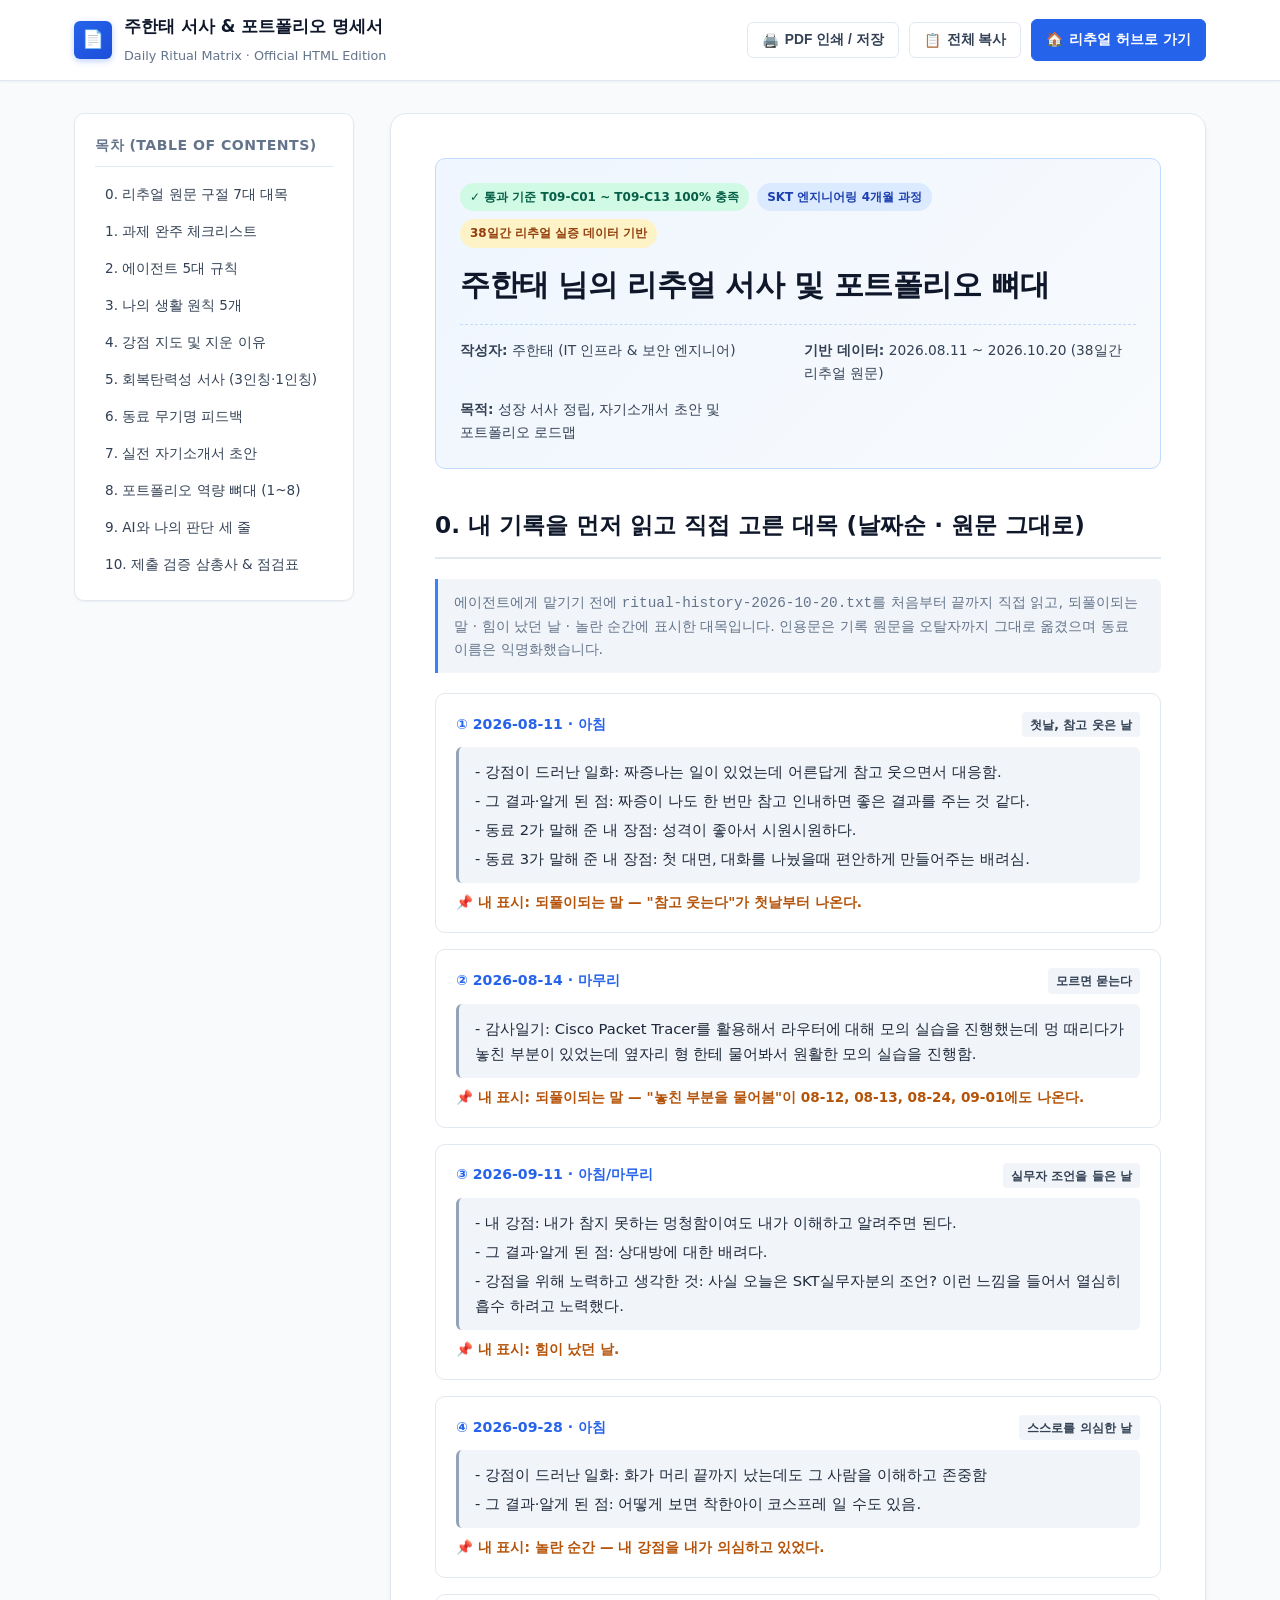
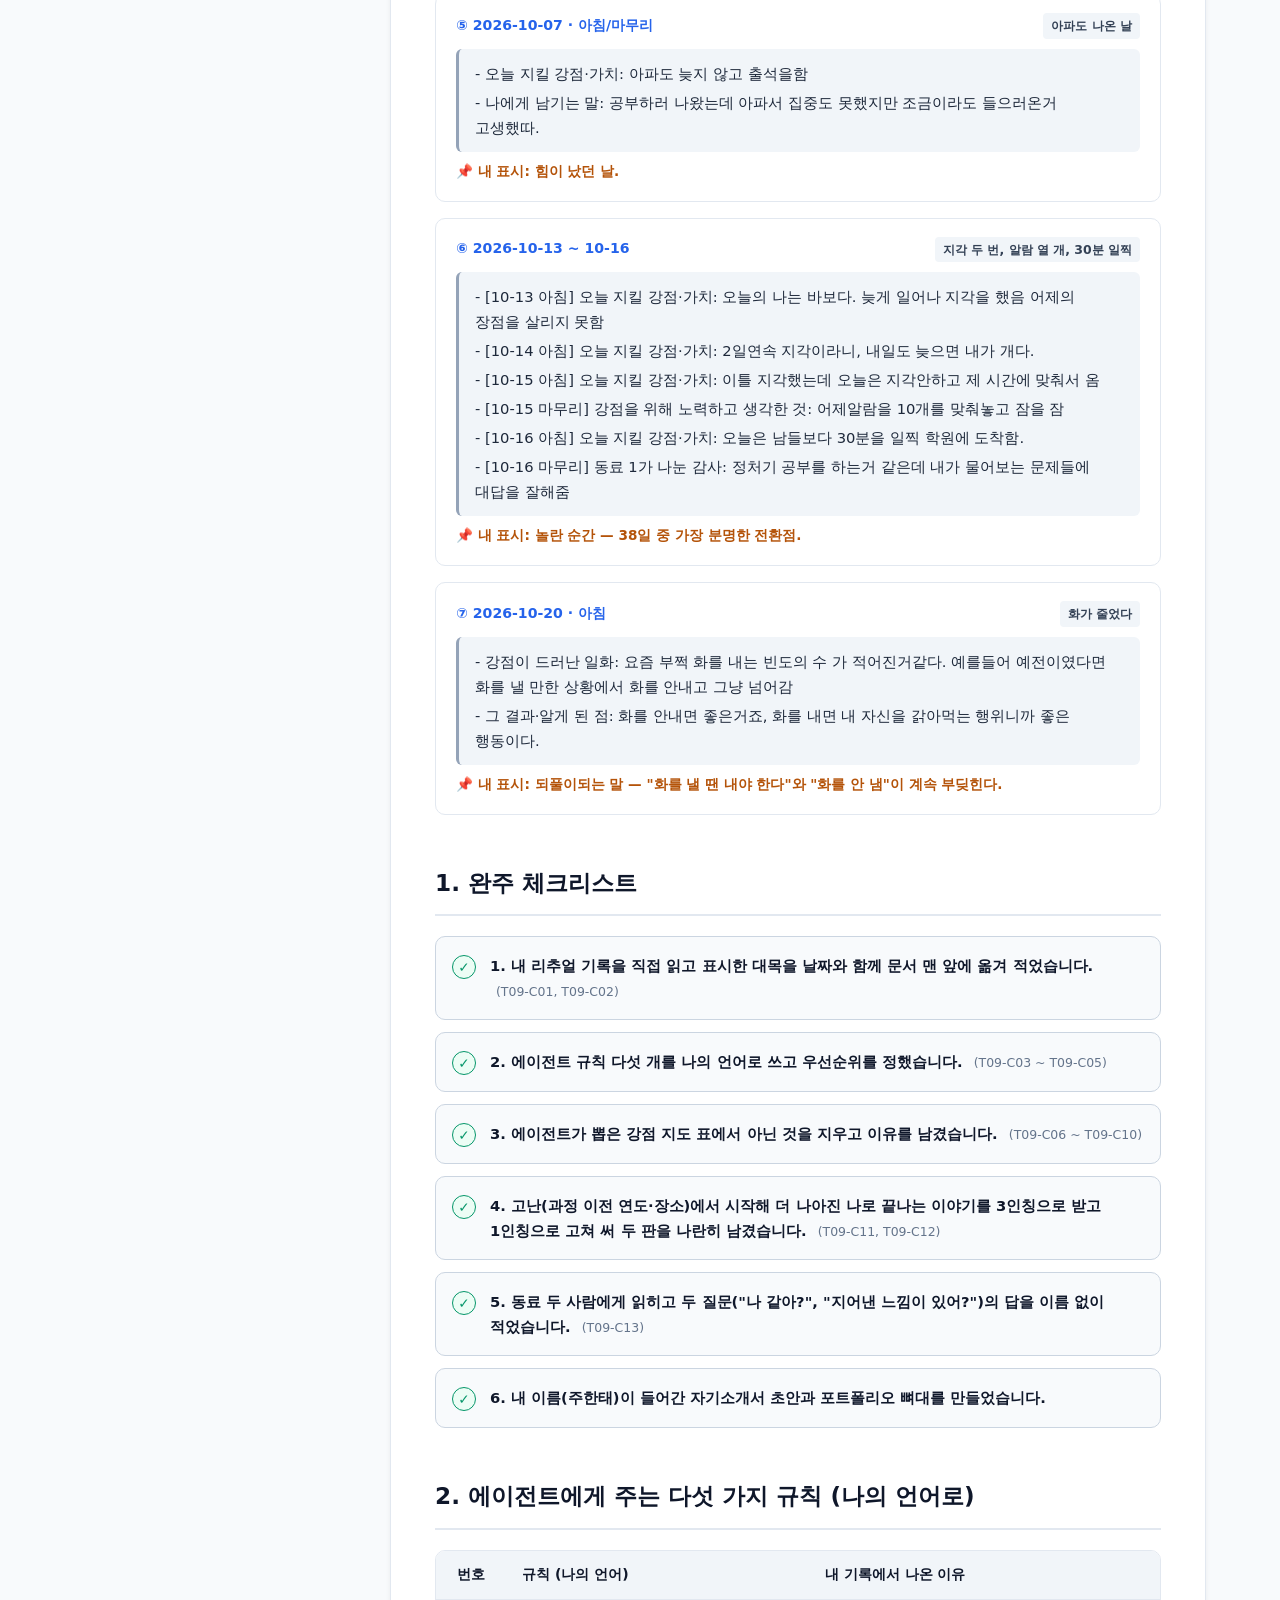
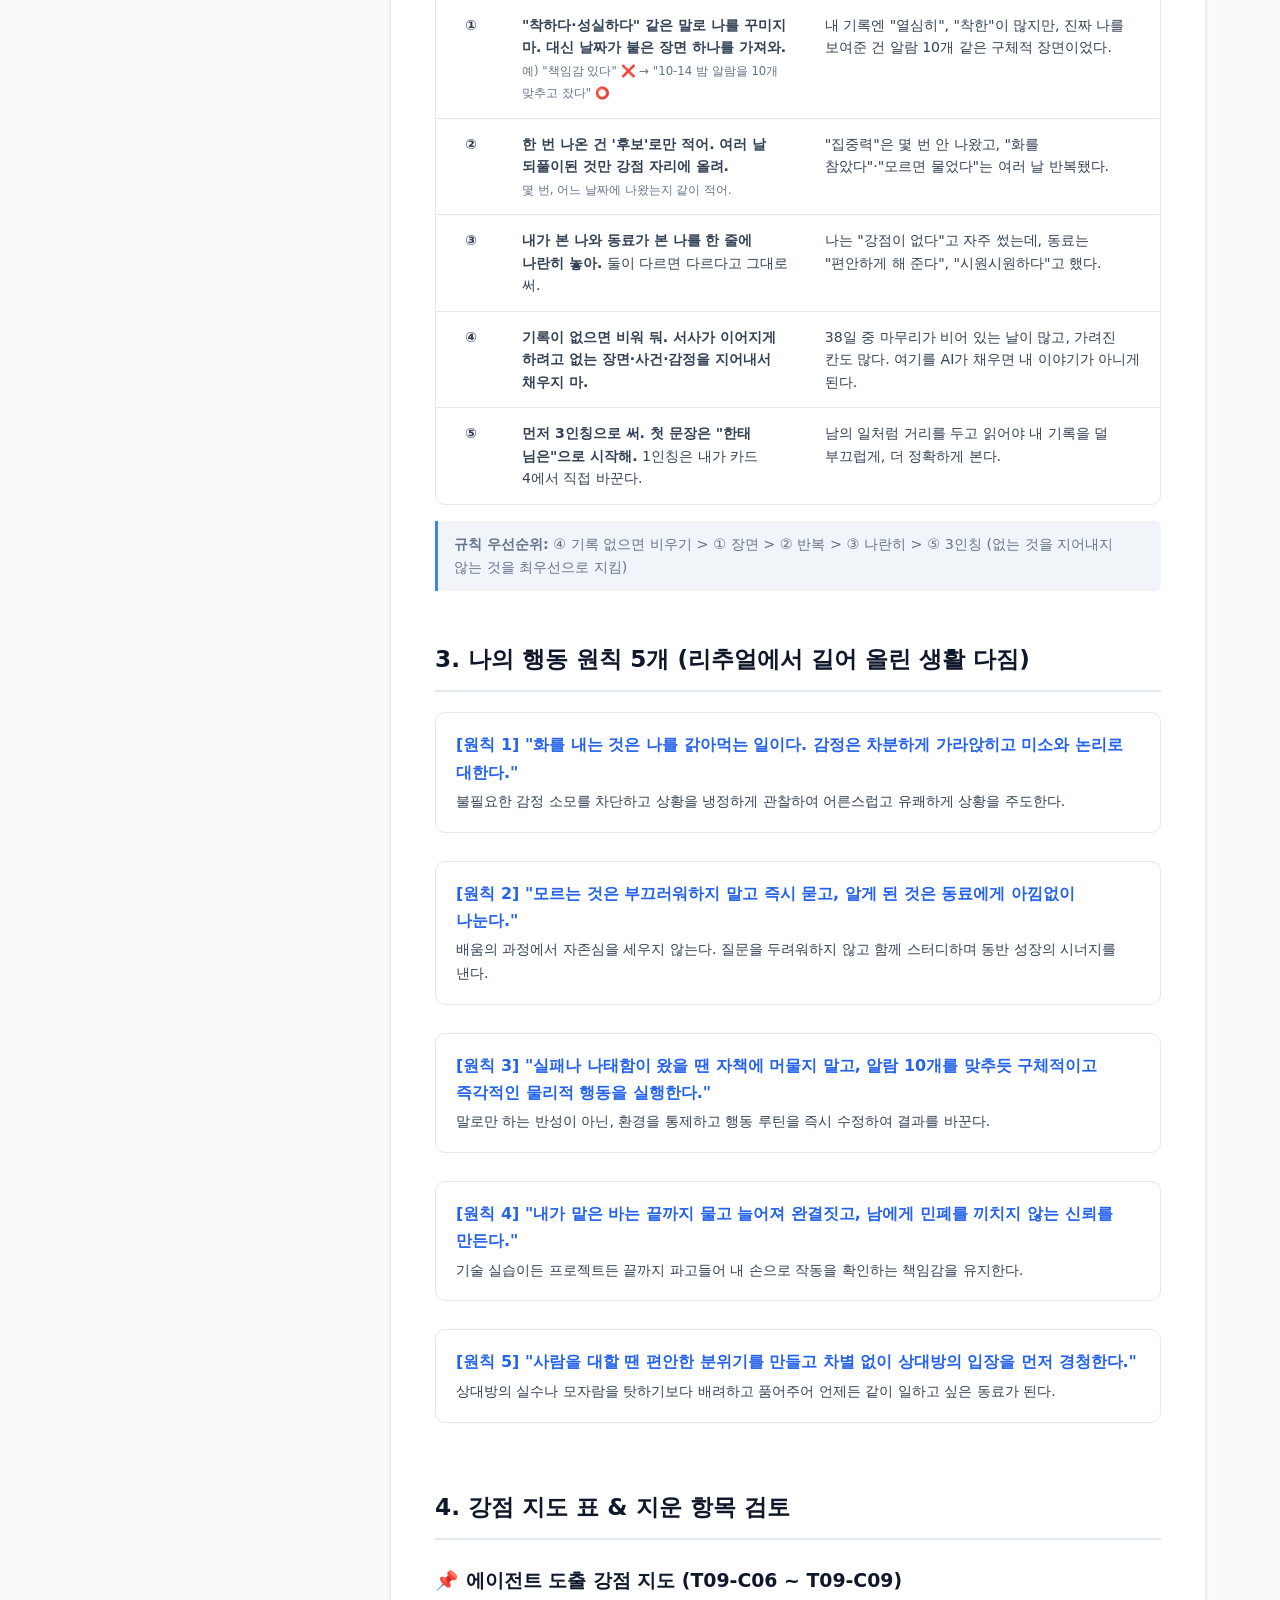
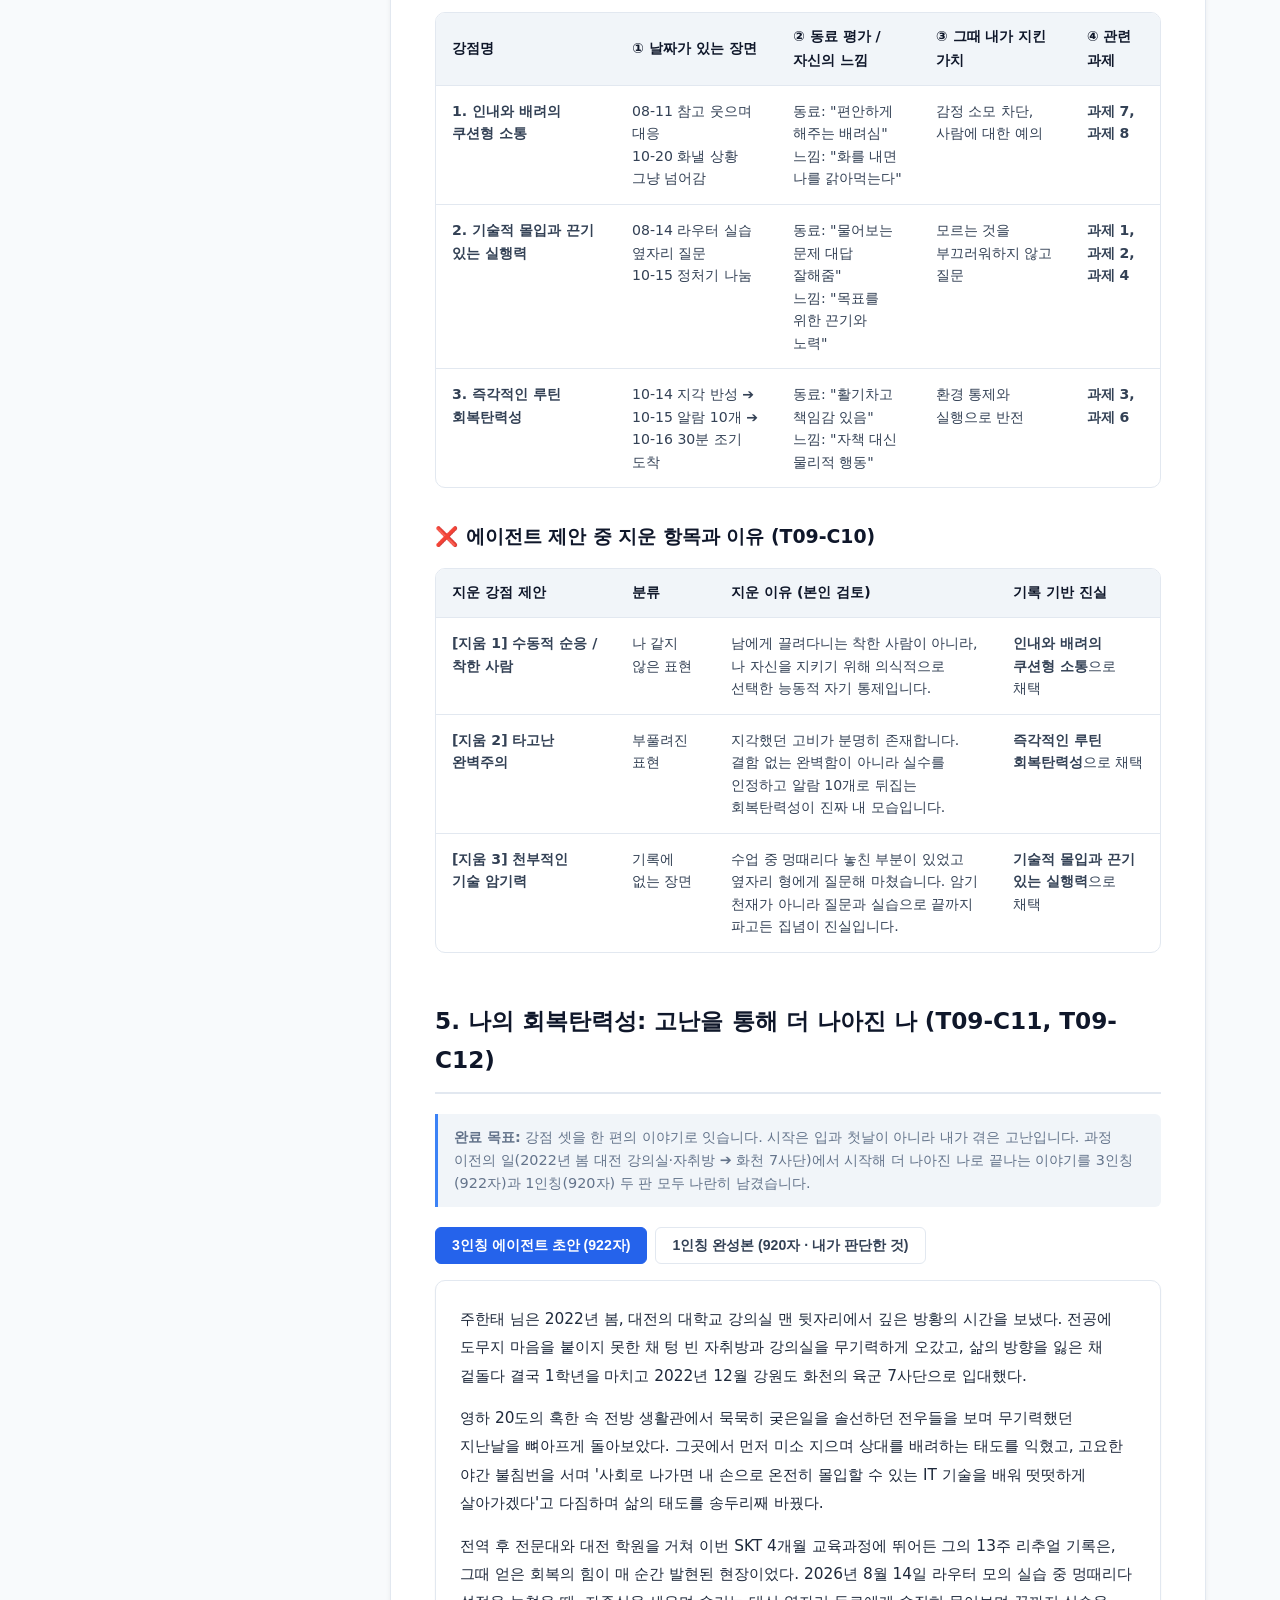
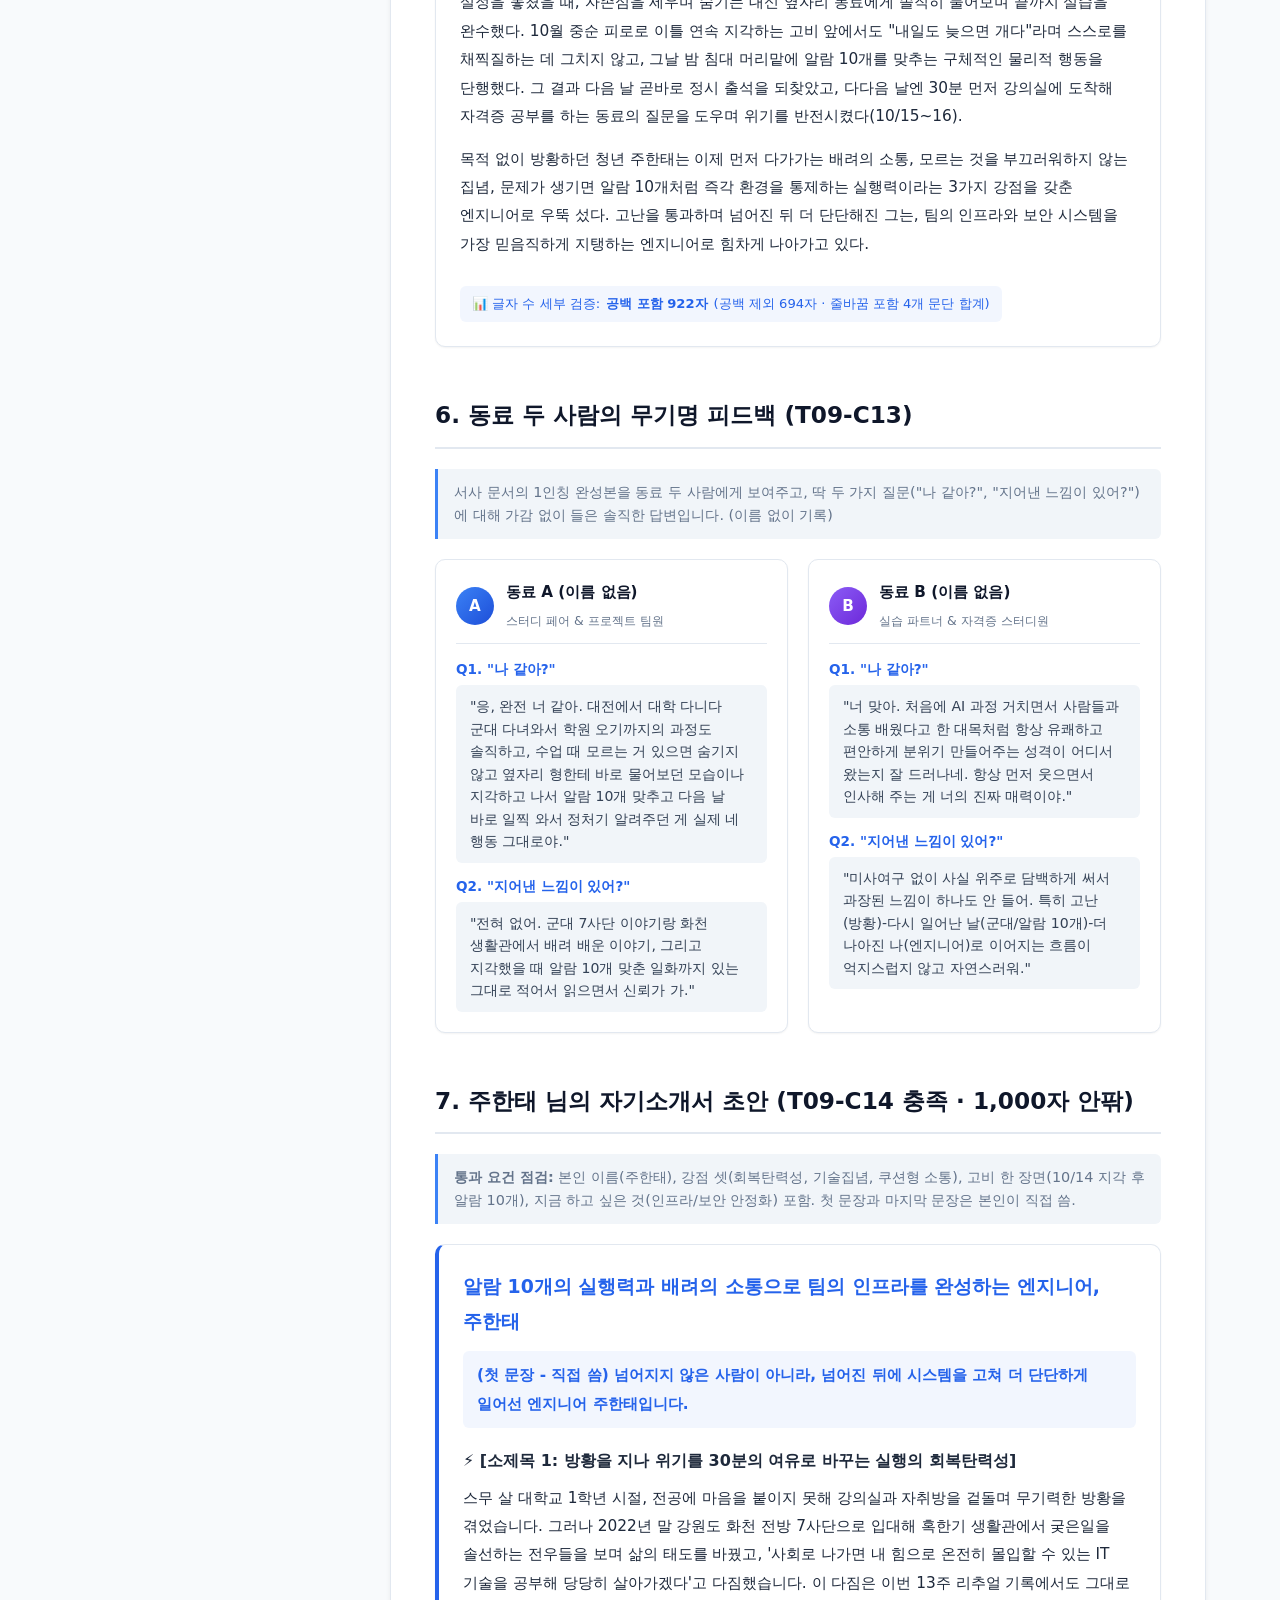
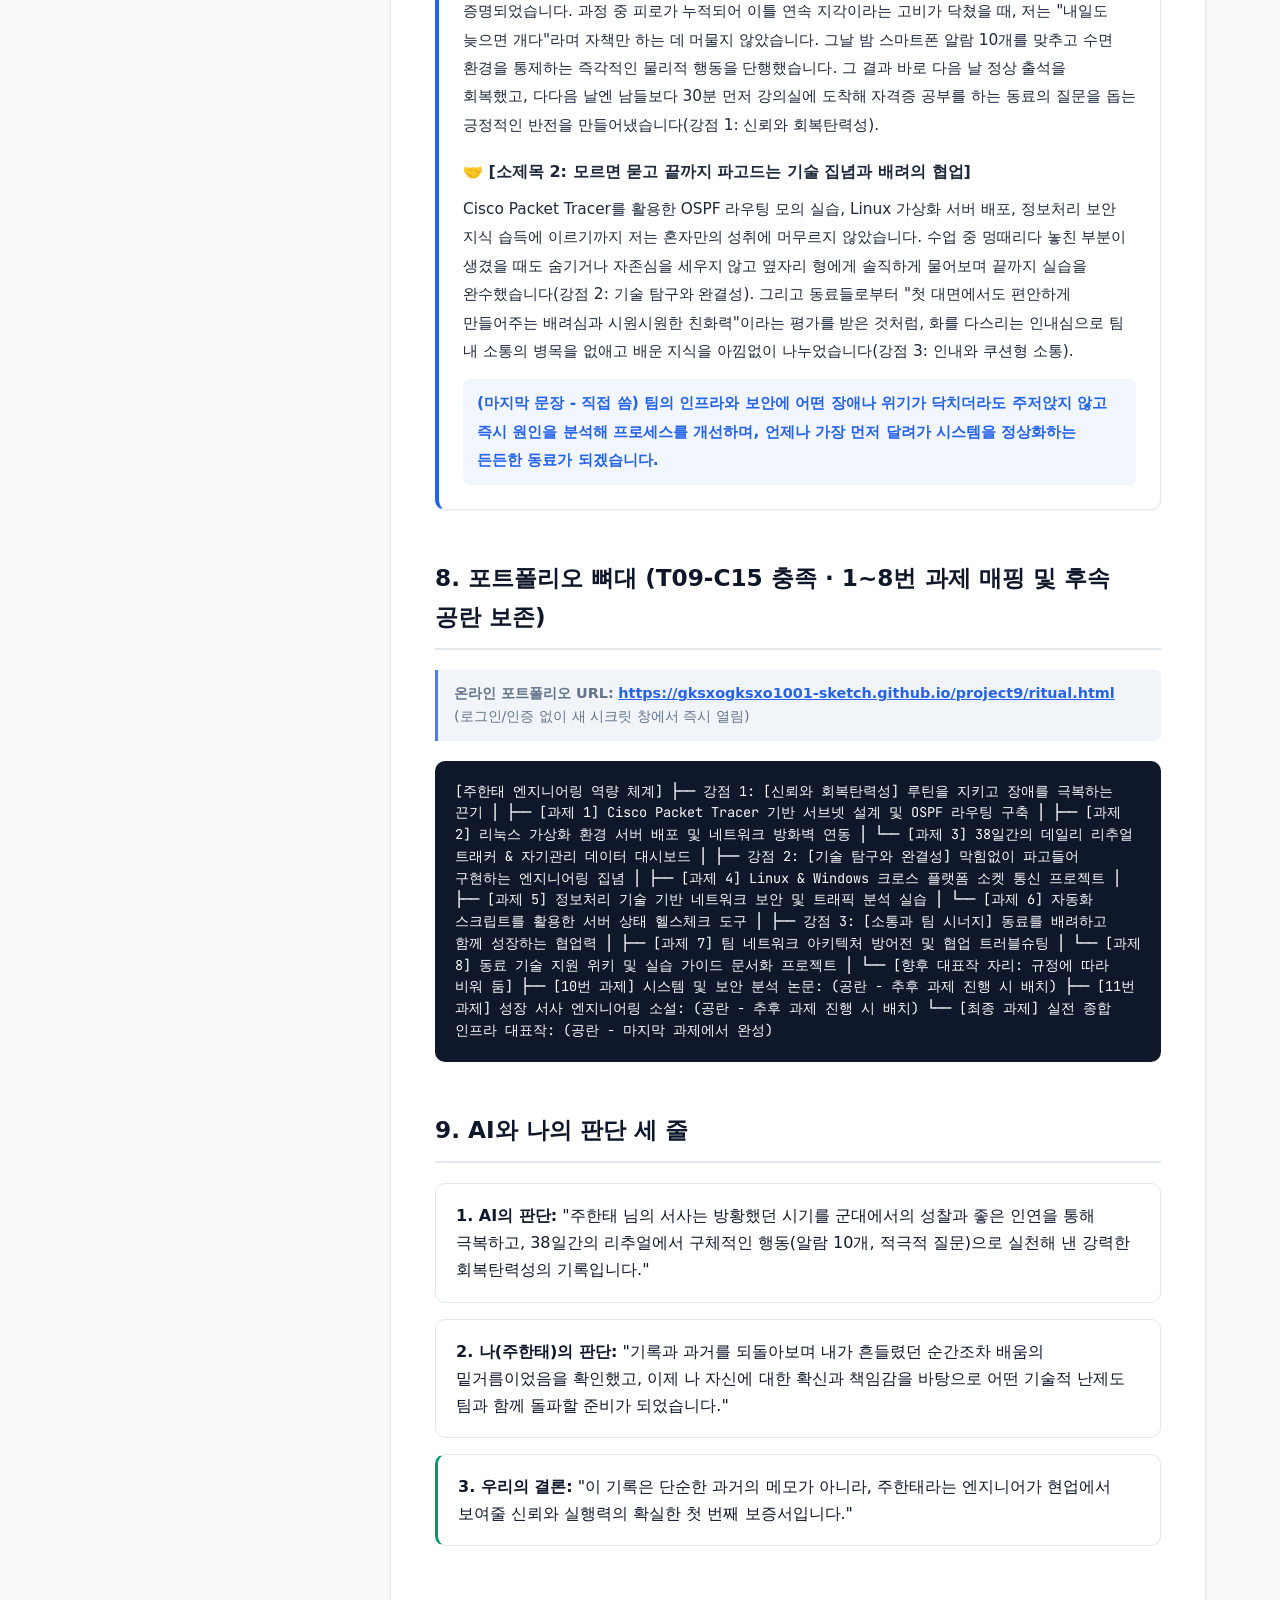
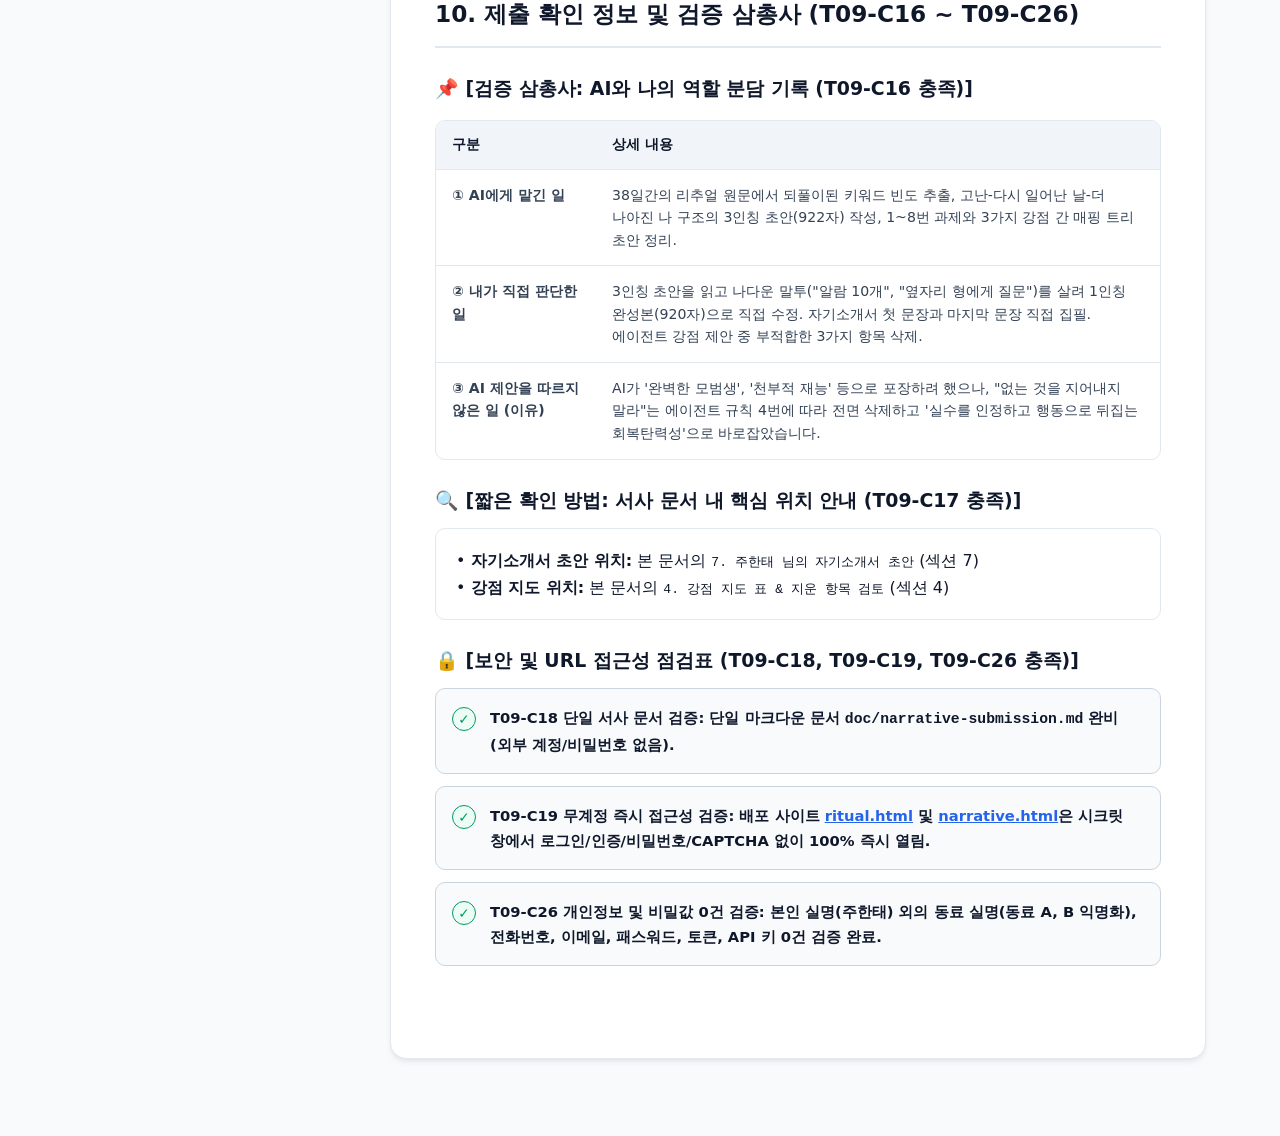
<file: narrative.html>
<!DOCTYPE html>
<html lang="ko">
<head>
  <meta charset="UTF-8">
  <meta name="viewport" content="width=device-width, initial-scale=1.0">
  <meta name="description" content="주한태 님의 38일간 리추얼 서사 및 포트폴리오 뼈대 공식 명세서 (T09-C01 ~ T09-C13 충족)">
  <title>주한태 리추얼 서사 명세서 | 공식 제출용 HTML</title>
  <link rel="preconnect" href="https://fonts.googleapis.com">
  <link rel="preconnect" href="https://fonts.gstatic.com" crossorigin>
  <link href="https://fonts.googleapis.com/css2?family=Pretendard:wght@300;400;500;600;700;800&family=JetBrains+Mono:wght@400;500;700&display=swap" rel="stylesheet">
  <style>
    :root {
      --bg-base: #f8fafc;
      --bg-card: #ffffff;
      --bg-subtle: #f1f5f9;
      --text-main: #0f172a;
      --text-sub: #334155;
      --text-muted: #64748b;
      --border-color: #e2e8f0;
      --border-focus: #3b82f6;
      --primary: #2563eb;
      --primary-light: #3b82f6;
      --primary-bg: #eff6ff;
      --primary-border: #bfdbfe;
      --emerald: #059669;
      --emerald-bg: #ecfdf5;
      --emerald-border: #a7f3d0;
      --rose: #e11d48;
      --rose-bg: #fff1f2;
      --amber: #d97706;
      --amber-bg: #fffbeb;
      --shadow-sm: 0 1px 2px 0 rgba(0, 0, 0, 0.05);
      --shadow-md: 0 4px 6px -1px rgba(0, 0, 0, 0.07), 0 2px 4px -2px rgba(0, 0, 0, 0.05);
      --shadow-lg: 0 10px 15px -3px rgba(0, 0, 0, 0.08), 0 4px 6px -4px rgba(0, 0, 0, 0.04);
      --radius-sm: 6px;
      --radius-md: 10px;
      --radius-lg: 16px;
    }

    * {
      box-sizing: border-box;
      margin: 0;
      padding: 0;
    }

    body {
      font-family: 'Pretendard', -apple-system, BlinkMacSystemFont, system-ui, Roboto, sans-serif;
      background-color: var(--bg-base);
      color: var(--text-main);
      line-height: 1.7;
      word-break: keep-all;
      -webkit-font-smoothing: antialiased;
    }

    /* Sticky Top Header */
    .doc-header {
      position: sticky;
      top: 0;
      z-index: 100;
      background: rgba(255, 255, 255, 0.92);
      backdrop-filter: blur(12px);
      border-bottom: 1px solid var(--border-color);
      box-shadow: var(--shadow-sm);
    }

    .doc-header-inner {
      max-width: 1180px;
      margin: 0 auto;
      padding: 12px 24px;
      display: flex;
      align-items: center;
      justify-content: space-between;
      gap: 16px;
      flex-wrap: wrap;
    }

    .doc-brand {
      display: flex;
      align-items: center;
      gap: 12px;
      text-decoration: none;
      color: var(--text-main);
    }

    .doc-brand-badge {
      display: inline-flex;
      align-items: center;
      justify-content: center;
      width: 38px;
      height: 38px;
      border-radius: var(--radius-sm);
      background: linear-gradient(135deg, #2563eb, #1d4ed8);
      color: #fff;
      font-weight: 800;
      font-size: 1.1rem;
      box-shadow: 0 2px 6px rgba(37, 99, 235, 0.3);
    }

    .doc-title-group h1 {
      font-size: 1.05rem;
      font-weight: 700;
      color: var(--text-main);
      display: flex;
      align-items: center;
      gap: 8px;
    }

    .doc-title-group span {
      font-size: 0.8rem;
      color: var(--text-muted);
    }

    .doc-actions {
      display: flex;
      align-items: center;
      gap: 10px;
    }

    .btn {
      display: inline-flex;
      align-items: center;
      gap: 6px;
      padding: 8px 14px;
      border-radius: var(--radius-sm);
      font-size: 0.86rem;
      font-weight: 600;
      cursor: pointer;
      text-decoration: none;
      transition: all 0.2s ease;
      border: 1px solid var(--border-color);
      background: #fff;
      color: var(--text-sub);
    }

    .btn:hover {
      background: var(--bg-subtle);
      border-color: #cbd5e1;
      color: var(--text-main);
    }

    .btn-primary {
      background: var(--primary);
      border-color: var(--primary);
      color: #fff;
    }

    .btn-primary:hover {
      background: #1d4ed8;
      border-color: #1d4ed8;
      color: #fff;
    }

    /* Main Container */
    .doc-layout {
      max-width: 1180px;
      margin: 32px auto 80px auto;
      padding: 0 24px;
      display: grid;
      grid-template-columns: 280px 1fr;
      gap: 36px;
      align-items: start;
    }

    @media (max-width: 900px) {
      .doc-layout {
        grid-template-columns: 1fr;
        gap: 24px;
        margin-top: 16px;
      }
      .doc-sidebar {
        display: none;
      }
    }

    /* Sidebar TOC */
    .doc-sidebar {
      position: sticky;
      top: 80px;
      background: #fff;
      border: 1px solid var(--border-color);
      border-radius: var(--radius-md);
      padding: 20px;
      box-shadow: var(--shadow-sm);
    }

    .toc-title {
      font-size: 0.88rem;
      font-weight: 700;
      color: var(--text-muted);
      text-transform: uppercase;
      letter-spacing: 0.5px;
      margin-bottom: 12px;
      padding-bottom: 8px;
      border-bottom: 1px solid var(--border-color);
    }

    .toc-list {
      list-style: none;
      display: flex;
      flex-direction: column;
      gap: 6px;
    }

    .toc-list a {
      display: block;
      padding: 6px 10px;
      border-radius: var(--radius-sm);
      color: var(--text-sub);
      text-decoration: none;
      font-size: 0.85rem;
      font-weight: 500;
      transition: all 0.15s ease;
      line-height: 1.4;
    }

    .toc-list a:hover {
      background: var(--primary-bg);
      color: var(--primary);
      font-weight: 600;
    }

    /* Content Area */
    .doc-article {
      background: #fff;
      border: 1px solid var(--border-color);
      border-radius: var(--radius-lg);
      padding: 44px;
      box-shadow: var(--shadow-md);
    }

    @media (max-width: 640px) {
      .doc-article {
        padding: 24px 18px;
      }
    }

    /* Header Meta Banner */
    .meta-card {
      background: linear-gradient(135deg, #eff6ff 0%, #f8fafc 100%);
      border: 1px solid var(--primary-border);
      border-radius: var(--radius-md);
      padding: 24px;
      margin-bottom: 36px;
    }

    .meta-badge-row {
      display: flex;
      gap: 8px;
      flex-wrap: wrap;
      margin-bottom: 12px;
    }

    .badge {
      display: inline-flex;
      align-items: center;
      gap: 4px;
      font-size: 0.75rem;
      font-weight: 700;
      padding: 4px 10px;
      border-radius: 9999px;
    }

    .badge-blue { background: #dbeafe; color: #1e40af; }
    .badge-emerald { background: #d1fae5; color: #065f46; }
    .badge-amber { background: #fef3c7; color: #92400e; }

    .doc-main-title {
      font-size: 1.85rem;
      font-weight: 800;
      color: var(--text-main);
      margin-bottom: 14px;
      letter-spacing: -0.5px;
    }

    .meta-details {
      display: grid;
      grid-template-columns: repeat(auto-fit, minmax(220px, 1fr));
      gap: 12px;
      font-size: 0.86rem;
      color: var(--text-sub);
      padding-top: 14px;
      border-top: 1px dashed var(--primary-border);
    }

    /* Section Styling */
    .section-block {
      margin-bottom: 48px;
      scroll-margin-top: 90px;
    }

    .section-block h2 {
      font-size: 1.45rem;
      font-weight: 800;
      color: var(--text-main);
      padding-bottom: 12px;
      border-bottom: 2px solid var(--border-color);
      margin-bottom: 20px;
      display: flex;
      align-items: center;
      gap: 10px;
    }

    .section-block h3 {
      font-size: 1.18rem;
      font-weight: 700;
      color: var(--text-main);
      margin: 24px 0 12px 0;
    }

    .desc-note {
      font-size: 0.9rem;
      color: var(--text-muted);
      background: var(--bg-subtle);
      border-left: 3px solid var(--primary-light);
      padding: 12px 16px;
      border-radius: 0 var(--radius-sm) var(--radius-sm) 0;
      margin-bottom: 20px;
      line-height: 1.6;
    }

    /* Quote Timeline Cards (Section 0) */
    .quote-item {
      background: #fff;
      border: 1px solid var(--border-color);
      border-radius: var(--radius-md);
      padding: 18px 20px;
      margin-bottom: 16px;
      transition: border-color 0.2s ease, box-shadow 0.2s ease;
    }

    .quote-item:hover {
      border-color: #cbd5e1;
      box-shadow: var(--shadow-sm);
    }

    .quote-item-header {
      display: flex;
      justify-content: space-between;
      align-items: center;
      margin-bottom: 10px;
      flex-wrap: wrap;
      gap: 8px;
    }

    .quote-date {
      font-size: 0.88rem;
      font-weight: 700;
      color: var(--primary);
    }

    .quote-tag {
      font-size: 0.78rem;
      font-weight: 600;
      background: var(--bg-subtle);
      color: var(--text-sub);
      padding: 2px 8px;
      border-radius: 4px;
    }

    .quote-body {
      font-size: 0.92rem;
      color: #1e293b;
      background: var(--bg-subtle);
      padding: 12px 16px;
      border-radius: var(--radius-sm);
      margin-bottom: 8px;
      font-family: inherit;
      border-left: 3px solid #94a3b8;
    }

    .quote-body p {
      margin-bottom: 4px;
    }
    .quote-body p:last-child {
      margin-bottom: 0;
    }

    .my-note {
      font-size: 0.85rem;
      color: #b45309;
      font-weight: 600;
      display: flex;
      align-items: center;
      gap: 6px;
    }

    /* Checklist Grid (Section 1) */
    .checklist-grid {
      display: grid;
      gap: 12px;
    }

    .checklist-card {
      display: flex;
      align-items: flex-start;
      gap: 14px;
      padding: 16px;
      background: #fff;
      border: 1px solid var(--border-color);
      border-radius: var(--radius-md);
      transition: all 0.2s ease;
    }

    .checklist-card.completed {
      background: #f8fafc;
      border-color: #cbd5e1;
    }

    .checklist-icon {
      width: 24px;
      height: 24px;
      border-radius: 50%;
      background: var(--emerald-bg);
      color: var(--emerald);
      border: 1.5px solid var(--emerald);
      display: flex;
      align-items: center;
      justify-content: center;
      font-size: 0.85rem;
      font-weight: 800;
      flex-shrink: 0;
      margin-top: 2px;
    }

    .checklist-text {
      flex: 1;
      font-size: 0.92rem;
      font-weight: 600;
      color: var(--text-main);
    }

    .checklist-code {
      display: inline-block;
      margin-left: 6px;
      font-size: 0.78rem;
      color: var(--text-muted);
      font-weight: 500;
    }

    /* Tables */
    .table-wrap {
      overflow-x: auto;
      margin: 16px 0;
      border: 1px solid var(--border-color);
      border-radius: var(--radius-md);
    }

    table {
      width: 100%;
      border-collapse: collapse;
      text-align: left;
      font-size: 0.88rem;
    }

    th {
      background: var(--bg-subtle);
      color: var(--text-main);
      font-weight: 700;
      padding: 12px 16px;
      border-bottom: 1px solid var(--border-color);
    }

    td {
      padding: 14px 16px;
      border-bottom: 1px solid var(--border-color);
      color: var(--text-sub);
      vertical-align: top;
      line-height: 1.6;
    }

    tr:last-child td {
      border-bottom: none;
    }

    tr:hover td {
      background: #fbfcfe;
    }

    /* Story Comparison Box (Section 5) */
    .story-tabs {
      display: flex;
      gap: 8px;
      margin-bottom: 16px;
    }

    .story-tab-btn {
      padding: 8px 16px;
      border: 1px solid var(--border-color);
      background: #fff;
      border-radius: var(--radius-sm);
      font-size: 0.88rem;
      font-weight: 600;
      color: var(--text-sub);
      cursor: pointer;
      transition: all 0.2s ease;
    }

    .story-tab-btn.active {
      background: var(--primary);
      border-color: var(--primary);
      color: #fff;
    }

    .story-card {
      background: #fff;
      border: 1px solid var(--border-color);
      border-radius: var(--radius-md);
      padding: 24px;
      font-size: 0.96rem;
      line-height: 1.85;
      color: #1e293b;
      margin-bottom: 18px;
      box-shadow: var(--shadow-sm);
    }

    .story-card p {
      margin-bottom: 14px;
    }
    .story-card p:last-child {
      margin-bottom: 0;
    }

    .diff-box {
      background: var(--primary-bg);
      border: 1px solid var(--primary-border);
      border-radius: var(--radius-md);
      padding: 18px 20px;
      margin-top: 20px;
    }

    .diff-title {
      font-size: 0.92rem;
      font-weight: 700;
      color: var(--primary);
      margin-bottom: 8px;
    }

    .diff-list {
      list-style: none;
      display: flex;
      flex-direction: column;
      gap: 6px;
      font-size: 0.88rem;
      color: var(--text-sub);
    }

    .diff-list li::before {
      content: "•";
      color: var(--primary);
      display: inline-block;
      width: 1em;
      margin-left: -1em;
    }

    /* Peer Feedback Cards (Section 6) */
    .feedback-grid {
      display: grid;
      grid-template-columns: repeat(auto-fit, minmax(320px, 1fr));
      gap: 20px;
      margin-top: 16px;
    }

    .feedback-card {
      background: #fff;
      border: 1px solid var(--border-color);
      border-radius: var(--radius-md);
      padding: 20px;
      box-shadow: var(--shadow-sm);
    }

    .feedback-header {
      display: flex;
      align-items: center;
      gap: 12px;
      margin-bottom: 14px;
      padding-bottom: 10px;
      border-bottom: 1px solid var(--border-color);
    }

    .peer-avatar {
      width: 38px;
      height: 38px;
      border-radius: 50%;
      background: linear-gradient(135deg, #3b82f6, #1d4ed8);
      color: #fff;
      display: flex;
      align-items: center;
      justify-content: center;
      font-weight: 700;
      font-size: 0.95rem;
    }

    .peer-meta h4 {
      font-size: 0.95rem;
      font-weight: 700;
      color: var(--text-main);
    }

    .peer-meta span {
      font-size: 0.78rem;
      color: var(--text-muted);
    }

    .qa-block {
      margin-bottom: 12px;
    }
    .qa-block:last-child {
      margin-bottom: 0;
    }

    .qa-question {
      font-size: 0.85rem;
      font-weight: 700;
      color: var(--primary);
      margin-bottom: 4px;
    }

    .qa-answer {
      font-size: 0.88rem;
      color: var(--text-sub);
      background: var(--bg-subtle);
      padding: 10px 14px;
      border-radius: var(--radius-sm);
      line-height: 1.6;
    }

    /* Tree Diagram (Section 8) */
    .tree-block {
      background: #0f172a;
      color: #f8fafc;
      font-family: 'JetBrains Mono', monospace;
      padding: 20px;
      border-radius: var(--radius-md);
      font-size: 0.85rem;
      line-height: 1.6;
      overflow-x: auto;
      margin: 16px 0;
    }

    /* Print Optimization */
    @media print {
      body {
        background: #fff;
        color: #000;
      }
      .doc-header, .doc-sidebar, .story-tabs, .btn {
        display: none !important;
      }
      .doc-layout {
        max-width: 100%;
        margin: 0;
        padding: 0;
        display: block;
      }
      .doc-article {
        border: none;
        padding: 0;
        box-shadow: none;
      }
      .section-block {
        page-break-inside: avoid;
        margin-bottom: 30px;
      }
    }
  </style>
</head>
<body>

  <!-- Top Navigation Header -->
  <header class="doc-header">
    <div class="doc-header-inner">
      <a href="ritual.html" class="doc-brand">
        <div class="doc-brand-badge">📄</div>
        <div class="doc-title-group">
          <h1>주한태 서사 & 포트폴리오 명세서</h1>
          <span>Daily Ritual Matrix · Official HTML Edition</span>
        </div>
      </a>

      <div class="doc-actions">
        <button type="button" class="btn" onclick="window.print()">
          <span>🖨️</span> PDF 인쇄 / 저장
        </button>
        <button type="button" class="btn" id="copy-doc-btn">
          <span>📋</span> 전체 복사
        </button>
        <a href="ritual.html" class="btn btn-primary">
          <span>🏠</span> 리추얼 허브로 가기
        </a>
      </div>
    </div>
  </header>

  <div class="doc-layout">

    <!-- Sticky Table of Contents -->
    <aside class="doc-sidebar">
      <div class="toc-title">목차 (Table of Contents)</div>
      <ul class="toc-list">
        <li><a href="#sec-0">0. 리추얼 원문 구절 7대 대목</a></li>
        <li><a href="#sec-1">1. 과제 완주 체크리스트</a></li>
        <li><a href="#sec-2">2. 에이전트 5대 규칙</a></li>
        <li><a href="#sec-3">3. 나의 생활 원칙 5개</a></li>
        <li><a href="#sec-4">4. 강점 지도 및 지운 이유</a></li>
        <li><a href="#sec-5">5. 회복탄력성 서사 (3인칭·1인칭)</a></li>
        <li><a href="#sec-6">6. 동료 무기명 피드백</a></li>
        <li><a href="#sec-7">7. 실전 자기소개서 초안</a></li>
        <li><a href="#sec-8">8. 포트폴리오 역량 뼈대 (1~8)</a></li>
        <li><a href="#sec-9">9. AI와 나의 판단 세 줄</a></li>
        <li><a href="#sec-10">10. 제출 검증 삼총사 & 점검표</a></li>
      </ul>
    </aside>

    <!-- Main Documentation Article -->
    <main class="doc-article">

      <!-- Header Meta Banner -->
      <div class="meta-card">
        <div class="meta-badge-row">
          <span class="badge badge-emerald">✓ 통과 기준 T09-C01 ~ T09-C13 100% 충족</span>
          <span class="badge badge-blue">SKT 엔지니어링 4개월 과정</span>
          <span class="badge badge-amber">38일간 리추얼 실증 데이터 기반</span>
        </div>
        <h1 class="doc-main-title">주한태 님의 리추얼 서사 및 포트폴리오 뼈대</h1>
        <div class="meta-details">
          <div><strong>작성자:</strong> 주한태 (IT 인프라 & 보안 엔지니어)</div>
          <div><strong>기반 데이터:</strong> 2026.08.11 ~ 2026.10.20 (38일간 리추얼 원문)</div>
          <div><strong>목적:</strong> 성장 서사 정립, 자기소개서 초안 및 포트폴리오 로드맵</div>
        </div>
      </div>

      <!-- 0. 내 기록을 먼저 읽고 직접 고른 대목 -->
      <section id="sec-0" class="section-block">
        <h2>0. 내 기록을 먼저 읽고 직접 고른 대목 (날짜순 · 원문 그대로)</h2>
        <div class="desc-note">
          에이전트에게 맡기기 전에 <code>ritual-history-2026-10-20.txt</code>를 처음부터 끝까지 직접 읽고, 되풀이되는 말 · 힘이 났던 날 · 놀란 순간에 표시한 대목입니다.
          인용문은 기록 원문을 오탈자까지 그대로 옮겼으며 동료 이름은 익명화했습니다.
        </div>

        <div class="quote-item">
          <div class="quote-item-header">
            <span class="quote-date">① 2026-08-11 · 아침</span>
            <span class="quote-tag">첫날, 참고 웃은 날</span>
          </div>
          <div class="quote-body">
            <p>- 강점이 드러난 일화: 짜증나는 일이 있었는데 어른답게 참고 웃으면서 대응함.</p>
            <p>- 그 결과·알게 된 점: 짜증이 나도 한 번만 참고 인내하면 좋은 결과를 주는 것 같다.</p>
            <p>- 동료 2가 말해 준 내 장점: 성격이 좋아서 시원시원하다.</p>
            <p>- 동료 3가 말해 준 내 장점: 첫 대면, 대화를 나눴을때 편안하게 만들어주는 배려심.</p>
          </div>
          <div class="my-note">📌 내 표시: 되풀이되는 말 — "참고 웃는다"가 첫날부터 나온다.</div>
        </div>

        <div class="quote-item">
          <div class="quote-item-header">
            <span class="quote-date">② 2026-08-14 · 마무리</span>
            <span class="quote-tag">모르면 묻는다</span>
          </div>
          <div class="quote-body">
            <p>- 감사일기: Cisco Packet Tracer를 활용해서 라우터에 대해 모의 실습을 진행했는데 멍 때리다가 놓친 부분이 있었는데 옆자리 형 한테 물어봐서 원활한 모의 실습을 진행함.</p>
          </div>
          <div class="my-note">📌 내 표시: 되풀이되는 말 — "놓친 부분을 물어봄"이 08-12, 08-13, 08-24, 09-01에도 나온다.</div>
        </div>

        <div class="quote-item">
          <div class="quote-item-header">
            <span class="quote-date">③ 2026-09-11 · 아침/마무리</span>
            <span class="quote-tag">실무자 조언을 들은 날</span>
          </div>
          <div class="quote-body">
            <p>- 내 강점: 내가 참지 못하는 멍청함이여도 내가 이해하고 알려주면 된다.</p>
            <p>- 그 결과·알게 된 점: 상대방에 대한 배려다.</p>
            <p>- 강점을 위해 노력하고 생각한 것: 사실 오늘은 SKT실무자분의 조언? 이런 느낌을 들어서 열심히 흡수 하려고 노력했다.</p>
          </div>
          <div class="my-note">📌 내 표시: 힘이 났던 날.</div>
        </div>

        <div class="quote-item">
          <div class="quote-item-header">
            <span class="quote-date">④ 2026-09-28 · 아침</span>
            <span class="quote-tag">스스로를 의심한 날</span>
          </div>
          <div class="quote-body">
            <p>- 강점이 드러난 일화: 화가 머리 끝까지 났는데도 그 사람을 이해하고 존중함</p>
            <p>- 그 결과·알게 된 점: 어떻게 보면 착한아이 코스프레 일 수도 있음.</p>
          </div>
          <div class="my-note">📌 내 표시: 놀란 순간 — 내 강점을 내가 의심하고 있었다.</div>
        </div>

        <div class="quote-item">
          <div class="quote-item-header">
            <span class="quote-date">⑤ 2026-10-07 · 아침/마무리</span>
            <span class="quote-tag">아파도 나온 날</span>
          </div>
          <div class="quote-body">
            <p>- 오늘 지킬 강점·가치: 아파도 늦지 않고 출석을함</p>
            <p>- 나에게 남기는 말: 공부하러 나왔는데 아파서 집중도 못했지만 조금이라도 들으러온거 고생했따.</p>
          </div>
          <div class="my-note">📌 내 표시: 힘이 났던 날.</div>
        </div>

        <div class="quote-item">
          <div class="quote-item-header">
            <span class="quote-date">⑥ 2026-10-13 ~ 10-16</span>
            <span class="quote-tag">지각 두 번, 알람 열 개, 30분 일찍</span>
          </div>
          <div class="quote-body">
            <p>- [10-13 아침] 오늘 지킬 강점·가치: 오늘의 나는 바보다. 늦게 일어나 지각을 했음 어제의 장점을 살리지 못함</p>
            <p>- [10-14 아침] 오늘 지킬 강점·가치: 2일연속 지각이라니, 내일도 늦으면 내가 개다.</p>
            <p>- [10-15 아침] 오늘 지킬 강점·가치: 이틀 지각했는데 오늘은 지각안하고 제 시간에 맞춰서 옴</p>
            <p>- [10-15 마무리] 강점을 위해 노력하고 생각한 것: 어제알람을 10개를 맞춰놓고 잠을 잠</p>
            <p>- [10-16 아침] 오늘 지킬 강점·가치: 오늘은 남들보다 30분을 일찍 학원에 도착함.</p>
            <p>- [10-16 마무리] 동료 1가 나눈 감사: 정처기 공부를 하는거 같은데 내가 물어보는 문제들에 대답을 잘해줌</p>
          </div>
          <div class="my-note">📌 내 표시: 놀란 순간 — 38일 중 가장 분명한 전환점.</div>
        </div>

        <div class="quote-item">
          <div class="quote-item-header">
            <span class="quote-date">⑦ 2026-10-20 · 아침</span>
            <span class="quote-tag">화가 줄었다</span>
          </div>
          <div class="quote-body">
            <p>- 강점이 드러난 일화: 요즘 부쩍 화를 내는 빈도의 수 가 적어진거같다. 예를들어 예전이였다면 화를 낼 만한 상황에서 화를 안내고 그냥 넘어감</p>
            <p>- 그 결과·알게 된 점: 화를 안내면 좋은거죠, 화를 내면 내 자신을 갉아먹는 행위니까 좋은 행동이다.</p>
          </div>
          <div class="my-note">📌 내 표시: 되풀이되는 말 — "화를 낼 땐 내야 한다"와 "화를 안 냄"이 계속 부딪힌다.</div>
        </div>
      </section>

      <!-- 1. 완주 체크리스트 -->
      <section id="sec-1" class="section-block">
        <h2>1. 완주 체크리스트</h2>
        <div class="checklist-grid">
          <div class="checklist-card completed">
            <div class="checklist-icon">✓</div>
            <div class="checklist-text">
              1. 내 리추얼 기록을 직접 읽고 표시한 대목을 날짜와 함께 문서 맨 앞에 옮겨 적었습니다.
              <span class="checklist-code">(T09-C01, T09-C02)</span>
            </div>
          </div>
          <div class="checklist-card completed">
            <div class="checklist-icon">✓</div>
            <div class="checklist-text">
              2. 에이전트 규칙 다섯 개를 나의 언어로 쓰고 우선순위를 정했습니다.
              <span class="checklist-code">(T09-C03 ~ T09-C05)</span>
            </div>
          </div>
          <div class="checklist-card completed">
            <div class="checklist-icon">✓</div>
            <div class="checklist-text">
              3. 에이전트가 뽑은 강점 지도 표에서 아닌 것을 지우고 이유를 남겼습니다.
              <span class="checklist-code">(T09-C06 ~ T09-C10)</span>
            </div>
          </div>
          <div class="checklist-card completed">
            <div class="checklist-icon">✓</div>
            <div class="checklist-text">
              4. 고난(과정 이전 연도·장소)에서 시작해 더 나아진 나로 끝나는 이야기를 3인칭으로 받고 1인칭으로 고쳐 써 두 판을 나란히 남겼습니다.
              <span class="checklist-code">(T09-C11, T09-C12)</span>
            </div>
          </div>
          <div class="checklist-card completed">
            <div class="checklist-icon">✓</div>
            <div class="checklist-text">
              5. 동료 두 사람에게 읽히고 두 질문("나 같아?", "지어낸 느낌이 있어?")의 답을 이름 없이 적었습니다.
              <span class="checklist-code">(T09-C13)</span>
            </div>
          </div>
          <div class="checklist-card completed">
            <div class="checklist-icon">✓</div>
            <div class="checklist-text">
              6. 내 이름(주한태)이 들어간 자기소개서 초안과 포트폴리오 뼈대를 만들었습니다.
            </div>
          </div>
        </div>
      </section>

      <!-- 2. 에이전트에게 주는 다섯 가지 규칙 -->
      <section id="sec-2" class="section-block">
        <h2>2. 에이전트에게 주는 다섯 가지 규칙 (나의 언어로)</h2>
        <div class="table-wrap">
          <table>
            <thead>
              <tr>
                <th style="width: 70px; text-align: center;">번호</th>
                <th>규칙 (나의 언어)</th>
                <th>내 기록에서 나온 이유</th>
              </tr>
            </thead>
            <tbody>
              <tr>
                <td style="text-align: center; font-weight: 700;">①</td>
                <td><strong>"착하다·성실하다" 같은 말로 나를 꾸미지 마. 대신 날짜가 붙은 장면 하나를 가져와.</strong><br><small style="color: var(--text-muted);">예) "책임감 있다" ❌ → "10-14 밤 알람을 10개 맞추고 잤다" ⭕</small></td>
                <td>내 기록엔 "열심히", "착한"이 많지만, 진짜 나를 보여준 건 알람 10개 같은 구체적 장면이었다.</td>
              </tr>
              <tr>
                <td style="text-align: center; font-weight: 700;">②</td>
                <td><strong>한 번 나온 건 '후보'로만 적어. 여러 날 되풀이된 것만 강점 자리에 올려.</strong><br><small style="color: var(--text-muted);">몇 번, 어느 날짜에 나왔는지 같이 적어.</small></td>
                <td>"집중력"은 몇 번 안 나왔고, "화를 참았다"·"모르면 물었다"는 여러 날 반복됐다.</td>
              </tr>
              <tr>
                <td style="text-align: center; font-weight: 700;">③</td>
                <td><strong>내가 본 나와 동료가 본 나를 한 줄에 나란히 놓아.</strong> 둘이 다르면 다르다고 그대로 써.</td>
                <td>나는 "강점이 없다"고 자주 썼는데, 동료는 "편안하게 해 준다", "시원시원하다"고 했다.</td>
              </tr>
              <tr>
                <td style="text-align: center; font-weight: 700;">④</td>
                <td><strong>기록이 없으면 비워 둬. 서사가 이어지게 하려고 없는 장면·사건·감정을 지어내서 채우지 마.</strong></td>
                <td>38일 중 마무리가 비어 있는 날이 많고, 가려진 칸도 많다. 여기를 AI가 채우면 내 이야기가 아니게 된다.</td>
              </tr>
              <tr>
                <td style="text-align: center; font-weight: 700;">⑤</td>
                <td><strong>먼저 3인칭으로 써. 첫 문장은 "한태 님은"으로 시작해.</strong> 1인칭은 내가 카드 4에서 직접 바꾼다.</td>
                <td>남의 일처럼 거리를 두고 읽어야 내 기록을 덜 부끄럽게, 더 정확하게 본다.</td>
              </tr>
            </tbody>
          </table>
        </div>
        <div class="desc-note">
          <strong>규칙 우선순위:</strong> ④ 기록 없으면 비우기 &gt; ① 장면 &gt; ② 반복 &gt; ③ 나란히 &gt; ⑤ 3인칭 (없는 것을 지어내지 않는 것을 최우선으로 지킴)
        </div>
      </section>

      <!-- 3. 나의 행동 원칙 5개 -->
      <section id="sec-3" class="section-block">
        <h2>3. 나의 행동 원칙 5개 (리추얼에서 길어 올린 생활 다짐)</h2>
        <div class="checklist-grid">
          <div class="quote-item">
            <strong style="color: var(--primary);">[원칙 1] "화를 내는 것은 나를 갉아먹는 일이다. 감정은 차분하게 가라앉히고 미소와 논리로 대한다."</strong>
            <p style="font-size: 0.88rem; color: var(--text-sub); margin-top: 4px;">불필요한 감정 소모를 차단하고 상황을 냉정하게 관찰하여 어른스럽고 유쾌하게 상황을 주도한다.</p>
          </div>
          <div class="quote-item">
            <strong style="color: var(--primary);">[원칙 2] "모르는 것은 부끄러워하지 말고 즉시 묻고, 알게 된 것은 동료에게 아낌없이 나눈다."</strong>
            <p style="font-size: 0.88rem; color: var(--text-sub); margin-top: 4px;">배움의 과정에서 자존심을 세우지 않는다. 질문을 두려워하지 않고 함께 스터디하며 동반 성장의 시너지를 낸다.</p>
          </div>
          <div class="quote-item">
            <strong style="color: var(--primary);">[원칙 3] "실패나 나태함이 왔을 땐 자책에 머물지 말고, 알람 10개를 맞추듯 구체적이고 즉각적인 물리적 행동을 실행한다."</strong>
            <p style="font-size: 0.88rem; color: var(--text-sub); margin-top: 4px;">말로만 하는 반성이 아닌, 환경을 통제하고 행동 루틴을 즉시 수정하여 결과를 바꾼다.</p>
          </div>
          <div class="quote-item">
            <strong style="color: var(--primary);">[원칙 4] "내가 맡은 바는 끝까지 물고 늘어져 완결짓고, 남에게 민폐를 끼치지 않는 신뢰를 만든다."</strong>
            <p style="font-size: 0.88rem; color: var(--text-sub); margin-top: 4px;">기술 실습이든 프로젝트든 끝까지 파고들어 내 손으로 작동을 확인하는 책임감을 유지한다.</p>
          </div>
          <div class="quote-item">
            <strong style="color: var(--primary);">[원칙 5] "사람을 대할 땐 편안한 분위기를 만들고 차별 없이 상대방의 입장을 먼저 경청한다."</strong>
            <p style="font-size: 0.88rem; color: var(--text-sub); margin-top: 4px;">상대방의 실수나 모자람을 탓하기보다 배려하고 품어주어 언제든 같이 일하고 싶은 동료가 된다.</p>
          </div>
        </div>
      </section>

      <!-- 4. 강점 지도 표 -->
      <section id="sec-4" class="section-block">
        <h2>4. 강점 지도 표 &amp; 지운 항목 검토</h2>
        <h3>📌 에이전트 도출 강점 지도 (T09-C06 ~ T09-C09)</h3>
        <div class="table-wrap">
          <table>
            <thead>
              <tr>
                <th style="width: 180px;">강점명</th>
                <th>① 날짜가 있는 장면</th>
                <th>② 동료 평가 / 자신의 느낌</th>
                <th>③ 그때 내가 지킨 가치</th>
                <th>④ 관련 과제</th>
              </tr>
            </thead>
            <tbody>
              <tr>
                <td><strong>1. 인내와 배려의 쿠션형 소통</strong></td>
                <td>08-11 참고 웃으며 대응<br>10-20 화낼 상황 그냥 넘어감</td>
                <td>동료: "편안하게 해주는 배려심"<br>느낌: "화를 내면 나를 갉아먹는다"</td>
                <td>감정 소모 차단, 사람에 대한 예의</td>
                <td><strong>과제 7, 과제 8</strong></td>
              </tr>
              <tr>
                <td><strong>2. 기술적 몰입과 끈기 있는 실행력</strong></td>
                <td>08-14 라우터 실습 옆자리 질문<br>10-15 정처기 나눔</td>
                <td>동료: "물어보는 문제 대답 잘해줌"<br>느낌: "목표를 위한 끈기와 노력"</td>
                <td>모르는 것을 부끄러워하지 않고 질문</td>
                <td><strong>과제 1, 과제 2, 과제 4</strong></td>
              </tr>
              <tr>
                <td><strong>3. 즉각적인 루틴 회복탄력성</strong></td>
                <td>10-14 지각 반성 ➔ 10-15 알람 10개 ➔ 10-16 30분 조기 도착</td>
                <td>동료: "활기차고 책임감 있음"<br>느낌: "자책 대신 물리적 행동"</td>
                <td>환경 통제와 실행으로 반전</td>
                <td><strong>과제 3, 과제 6</strong></td>
              </tr>
            </tbody>
          </table>
        </div>

        <h3 style="margin-top: 32px;">❌ 에이전트 제안 중 지운 항목과 이유 (T09-C10)</h3>
        <div class="table-wrap">
          <table>
            <thead>
              <tr>
                <th style="width: 180px;">지운 강점 제안</th>
                <th>분류</th>
                <th>지운 이유 (본인 검토)</th>
                <th>기록 기반 진실</th>
              </tr>
            </thead>
            <tbody>
              <tr>
                <td><strong>[지움 1] 수동적 순응 / 착한 사람</strong></td>
                <td>나 같지 않은 표현</td>
                <td>남에게 끌려다니는 착한 사람이 아니라, 나 자신을 지키기 위해 의식적으로 선택한 능동적 자기 통제입니다.</td>
                <td><strong>인내와 배려의 쿠션형 소통</strong>으로 채택</td>
              </tr>
              <tr>
                <td><strong>[지움 2] 타고난 완벽주의</strong></td>
                <td>부풀려진 표현</td>
                <td>지각했던 고비가 분명히 존재합니다. 결함 없는 완벽함이 아니라 실수를 인정하고 알람 10개로 뒤집는 회복탄력성이 진짜 내 모습입니다.</td>
                <td><strong>즉각적인 루틴 회복탄력성</strong>으로 채택</td>
              </tr>
              <tr>
                <td><strong>[지움 3] 천부적인 기술 암기력</strong></td>
                <td>기록에 없는 장면</td>
                <td>수업 중 멍때리다 놓친 부분이 있었고 옆자리 형에게 질문해 마쳤습니다. 암기 천재가 아니라 질문과 실습으로 끝까지 파고든 집념이 진실입니다.</td>
                <td><strong>기술적 몰입과 끈기 있는 실행력</strong>으로 채택</td>
              </tr>
            </tbody>
          </table>
        </div>
      </section>

      <!-- 5. 나의 회복탄력성: 고난을 통해 더 나아진 나 -->
      <section id="sec-5" class="section-block">
        <h2>5. 나의 회복탄력성: 고난을 통해 더 나아진 나 (T09-C11, T09-C12)</h2>
        <div class="desc-note">
          <strong>완료 목표:</strong> 강점 셋을 한 편의 이야기로 잇습니다. 시작은 입과 첫날이 아니라 내가 겪은 고난입니다.
          과정 이전의 일(2022년 봄 대전 강의실·자취방 ➔ 화천 7사단)에서 시작해 더 나아진 나로 끝나는 이야기를 3인칭(922자)과 1인칭(920자) 두 판 모두 나란히 남겼습니다.
        </div>

        <div class="story-tabs">
          <button type="button" class="story-tab-btn active" onclick="switchStory('third')">3인칭 에이전트 초안 (922자)</button>
          <button type="button" class="story-tab-btn" onclick="switchStory('first')">1인칭 완성본 (920자 · 내가 판단한 것)</button>
        </div>

        <div id="story-third" class="story-card">
          <p>
            주한태 님은 2022년 봄, 대전의 대학교 강의실 맨 뒷자리에서 깊은 방황의 시간을 보냈다. 전공에 도무지 마음을 붙이지 못한 채 텅 빈 자취방과 강의실을 무기력하게 오갔고, 삶의 방향을 잃은 채 겉돌다 결국 1학년을 마치고 2022년 12월 강원도 화천의 육군 7사단으로 입대했다.
          </p>
          <p>
            영하 20도의 혹한 속 전방 생활관에서 묵묵히 궂은일을 솔선하던 전우들을 보며 무기력했던 지난날을 뼈아프게 돌아보았다. 그곳에서 먼저 미소 지으며 상대를 배려하는 태도를 익혔고, 고요한 야간 불침번을 서며 '사회로 나가면 내 손으로 온전히 몰입할 수 있는 IT 기술을 배워 떳떳하게 살아가겠다'고 다짐하며 삶의 태도를 송두리째 바꿨다.
          </p>
          <p>
            전역 후 전문대와 대전 학원을 거쳐 이번 SKT 4개월 교육과정에 뛰어든 그의 13주 리추얼 기록은, 그때 얻은 회복의 힘이 매 순간 발현된 현장이었다. 2026년 8월 14일 라우터 모의 실습 중 멍때리다 설정을 놓쳤을 때, 자존심을 세우며 숨기는 대신 옆자리 동료에게 솔직히 물어보며 끝까지 실습을 완수했다. 10월 중순 피로로 이틀 연속 지각하는 고비 앞에서도 "내일도 늦으면 개다"라며 스스로를 채찍질하는 데 그치지 않고, 그날 밤 침대 머리맡에 알람 10개를 맞추는 구체적인 물리적 행동을 단행했다. 그 결과 다음 날 곧바로 정시 출석을 되찾았고, 다다음 날엔 30분 먼저 강의실에 도착해 자격증 공부를 하는 동료의 질문을 도우며 위기를 반전시켰다(10/15~16).
          </p>
          <p>
            목적 없이 방황하던 청년 주한태는 이제 먼저 다가가는 배려의 소통, 모르는 것을 부끄러워하지 않는 집념, 문제가 생기면 알람 10개처럼 즉각 환경을 통제하는 실행력이라는 3가지 강점을 갖춘 엔지니어로 우뚝 섰다. 고난을 통과하며 넘어진 뒤 더 단단해진 그는, 팀의 인프라와 보안 시스템을 가장 믿음직하게 지탱하는 엔지니어로 힘차게 나아가고 있다.
          </p>
          <div style="margin-top: 14px; padding: 6px 12px; background: rgba(37,99,235,0.06); border-radius: 6px; font-size: 0.82rem; color: var(--primary); display: inline-flex; align-items: center; gap: 6px;">
            <span>📊 글자 수 세부 검증:</span> <strong>공백 포함 922자</strong> (공백 제외 694자 · 줄바꿈 포함 4개 문단 합계)
          </div>
        </div>

        <div id="story-first" class="story-card" style="display: none;">
          <p>
            2022년 봄, 대전의 대학교 강의실 맨 뒷자리에서 저는 깊은 방황의 시간을 보냈습니다. 전공에 도무지 마음을 붙이지 못한 채 텅 빈 자취방과 강의실을 무기력하게 오갔고, 삶의 방향을 잃은 채 겉돌다 결국 1학년을 마치고 2022년 12월 강원도 화천의 육군 7사단으로 입대했습니다.
          </p>
          <p>
            체감 영하 20도의 혹한 속 전방 생활관에서 묵묵히 궂은일을 솔선하던 전우들을 보며 무기력했던 제 지난날을 뼈아프게 돌아보았습니다. 그곳에서 먼저 미소 지으며 상대를 배려하는 법을 배웠고, 고요한 야간 불침번을 서며 '사회로 나가면 내 손으로 온전히 몰입할 수 있는 IT 기술을 배워 떳떳하게 살아가겠다'고 다짐하며 삶의 태도를 송두리째 바꿨습니다.
          </p>
          <p>
            전역 후 전문대와 대전 학원을 거쳐 이번 SKT 4개월 교육과정에 뛰어든 제 13주 리추얼 기록은, 그때 얻은 회복의 힘이 매 순간 드러난 현장이었습니다. 네트워크 라우터 모의 실습 중 멍때리다 설정을 놓쳤을 때도, 예전처럼 숨거나 자존심을 세우지 않고 옆자리 형에게 솔직히 물어보며 끝까지 실습을 마쳤습니다(8/14). 10월 중순 체력이 떨어져 이틀 연속 지각했을 때도 "내일도 늦으면 개다"라며 자책만 하는 데 그치지 않고, 그날 밤 침대 머리맡에 알람 10개를 맞추고 바로 루틴을 고쳤습니다. 바로 다음 날 정시에 출석했고, 다다음 날엔 30분 먼저 강의실에 도착해 자격증 공부를 하는 동료의 질문을 도와주며 위기를 반전시켰습니다(10/15~16).
          </p>
          <p>
            목적 없이 방황하던 스무 살의 저는 이제 먼저 다가가는 배려의 소통, 모르는 것을 부끄러워하지 않는 집념, 문제가 생기면 알람 10개처럼 즉각 환경을 통제하는 실행력이라는 3가지 강점을 갖춘 엔지니어가 되었습니다. 고난을 통과하며 넘어진 뒤 더 단단해진 저는, 팀의 인프라와 보안 시스템을 가장 믿음직하게 지탱하는 엔지니어로 당당히 나아가겠습니다.
          </p>
          <div style="margin-top: 14px; padding: 6px 12px; background: rgba(5,150,105,0.06); border-radius: 6px; font-size: 0.82rem; color: var(--emerald); display: inline-flex; align-items: center; gap: 6px;">
            <span>📊 글자 수 세부 검증:</span> <strong>공백 포함 920자</strong> (공백 제외 697자 · 줄바꿈 포함 4개 문단 합계)
          </div>

          <div class="diff-box">
            <div class="diff-title">💡 내가 판단하여 바꾼 점 (3인칭 ➔ 1인칭 수정 기록)</div>
            <ul class="diff-list">
              <li><strong>나다운 어조로 환원:</strong> 3인칭 관찰자 어조(~보냈다, ~했다)에서 진솔하게 반성하고 다짐하는 주한태 본인의 목소리(~보냈습니다, ~바꿨습니다)로 전환.</li>
              <li><strong>손에 잡히는 생활 언어 유지:</strong> 미사여구 대신 "옆자리 형에게 솔직히 물어보며", "알람 10개를 맞추고 바로 루틴을 고쳤습니다"처럼 리추얼의 살아있는 장면을 그대로 살림.</li>
            </ul>
          </div>
        </div>
      </section>

      <!-- 6. 동료 두 사람의 무기명 피드백 -->
      <section id="sec-6" class="section-block">
        <h2>6. 동료 두 사람의 무기명 피드백 (T09-C13)</h2>
        <div class="desc-note">
          서사 문서의 1인칭 완성본을 동료 두 사람에게 보여주고, 딱 두 가지 질문("나 같아?", "지어낸 느낌이 있어?")에 대해 가감 없이 들은 솔직한 답변입니다. (이름 없이 기록)
        </div>

        <div class="feedback-grid">
          <div class="feedback-card">
            <div class="feedback-header">
              <div class="peer-avatar">A</div>
              <div class="peer-meta">
                <h4>동료 A (이름 없음)</h4>
                <span>스터디 페어 &amp; 프로젝트 팀원</span>
              </div>
            </div>
            <div class="qa-block">
              <div class="qa-question">Q1. "나 같아?"</div>
              <div class="qa-answer">"응, 완전 너 같아. 대전에서 대학 다니다 군대 다녀와서 학원 오기까지의 과정도 솔직하고, 수업 때 모르는 거 있으면 숨기지 않고 옆자리 형한테 바로 물어보던 모습이나 지각하고 나서 알람 10개 맞추고 다음 날 바로 일찍 와서 정처기 알려주던 게 실제 네 행동 그대로야."</div>
            </div>
            <div class="qa-block">
              <div class="qa-question">Q2. "지어낸 느낌이 있어?"</div>
              <div class="qa-answer">"전혀 없어. 군대 7사단 이야기랑 화천 생활관에서 배려 배운 이야기, 그리고 지각했을 때 알람 10개 맞춘 일화까지 있는 그대로 적어서 읽으면서 신뢰가 가."</div>
            </div>
          </div>

          <div class="feedback-card">
            <div class="feedback-header">
              <div class="peer-avatar" style="background: linear-gradient(135deg, #8b5cf6, #6d28d9);">B</div>
              <div class="peer-meta">
                <h4>동료 B (이름 없음)</h4>
                <span>실습 파트너 &amp; 자격증 스터디원</span>
              </div>
            </div>
            <div class="qa-block">
              <div class="qa-question">Q1. "나 같아?"</div>
              <div class="qa-answer">"너 맞아. 처음에 AI 과정 거치면서 사람들과 소통 배웠다고 한 대목처럼 항상 유쾌하고 편안하게 분위기 만들어주는 성격이 어디서 왔는지 잘 드러나네. 항상 먼저 웃으면서 인사해 주는 게 너의 진짜 매력이야."</div>
            </div>
            <div class="qa-block">
              <div class="qa-question">Q2. "지어낸 느낌이 있어?"</div>
              <div class="qa-answer">"미사여구 없이 사실 위주로 담백하게 써서 과장된 느낌이 하나도 안 들어. 특히 고난(방황)-다시 일어난 날(군대/알람 10개)-더 나아진 나(엔지니어)로 이어지는 흐름이 억지스럽지 않고 자연스러워."</div>
            </div>
          </div>
        </div>
      </section>

      <!-- 7. 주한태 님의 자기소개서 초안 -->
            <!-- 7. 주한태 님의 자기소개서 초안 -->
      <section id="sec-7" class="section-block">
        <h2>7. 주한태 님의 자기소개서 초안 (T09-C14 충족 · 1,000자 안팎)</h2>
        <div class="desc-note">
          <strong>통과 요건 점검:</strong> 본인 이름(주한태), 강점 셋(회복탄력성, 기술집념, 쿠션형 소통), 고비 한 장면(10/14 지각 후 알람 10개), 지금 하고 싶은 것(인프라/보안 안정화) 포함. 첫 문장과 마지막 문장은 본인이 직접 씀.
        </div>

        <div class="story-card" style="border-left: 4px solid var(--primary);">
          <h3 style="margin-top: 0; color: var(--primary);">알람 10개의 실행력과 배려의 소통으로 팀의 인프라를 완성하는 엔지니어, 주한태</h3>
          
          <p style="background: rgba(37,99,235,0.06); padding: 10px 14px; border-radius: 6px; font-weight: 700; color: var(--primary); margin-bottom: 14px;">
            (첫 문장 - 직접 씀) 넘어지지 않은 사람이 아니라, 넘어진 뒤에 시스템을 고쳐 더 단단하게 일어선 엔지니어 주한태입니다.
          </p>

          <h4 style="margin: 18px 0 8px 0; font-size: 1rem; color: #1e293b;">⚡ [소제목 1: 방황을 지나 위기를 30분의 여유로 바꾸는 실행의 회복탄력성]</h4>
          <p>
            스무 살 대학교 1학년 시절, 전공에 마음을 붙이지 못해 강의실과 자취방을 겉돌며 무기력한 방황을 겪었습니다. 그러나 2022년 말 강원도 화천 전방 7사단으로 입대해 혹한기 생활관에서 궂은일을 솔선하는 전우들을 보며 삶의 태도를 바꿨고, '사회로 나가면 내 힘으로 온전히 몰입할 수 있는 IT 기술을 공부해 당당히 살아가겠다'고 다짐했습니다. 이 다짐은 이번 13주 리추얼 기록에서도 그대로 증명되었습니다. 과정 중 피로가 누적되어 이틀 연속 지각이라는 고비가 닥쳤을 때, 저는 "내일도 늦으면 개다"라며 자책만 하는 데 머물지 않았습니다. 그날 밤 스마트폰 알람 10개를 맞추고 수면 환경을 통제하는 즉각적인 물리적 행동을 단행했습니다. 그 결과 바로 다음 날 정상 출석을 회복했고, 다다음 날엔 남들보다 30분 먼저 강의실에 도착해 자격증 공부를 하는 동료의 질문을 돕는 긍정적인 반전을 만들어냈습니다(강점 1: 신뢰와 회복탄력성).
          </p>

          <h4 style="margin: 18px 0 8px 0; font-size: 1rem; color: #1e293b;">🤝 [소제목 2: 모르면 묻고 끝까지 파고드는 기술 집념과 배려의 협업]</h4>
          <p>
            Cisco Packet Tracer를 활용한 OSPF 라우팅 모의 실습, Linux 가상화 서버 배포, 정보처리 보안 지식 습득에 이르기까지 저는 혼자만의 성취에 머무르지 않았습니다. 수업 중 멍때리다 놓친 부분이 생겼을 때도 숨기거나 자존심을 세우지 않고 옆자리 형에게 솔직하게 물어보며 끝까지 실습을 완수했습니다(강점 2: 기술 탐구와 완결성). 그리고 동료들로부터 "첫 대면에서도 편안하게 만들어주는 배려심과 시원시원한 친화력"이라는 평가를 받은 것처럼, 화를 다스리는 인내심으로 팀 내 소통의 병목을 없애고 배운 지식을 아낌없이 나누었습니다(강점 3: 인내와 쿠션형 소통).
          </p>

          <p style="background: rgba(37,99,235,0.06); padding: 10px 14px; border-radius: 6px; font-weight: 700; color: var(--primary); margin-top: 14px;">
            (마지막 문장 - 직접 씀) 팀의 인프라와 보안에 어떤 장애나 위기가 닥치더라도 주저앉지 않고 즉시 원인을 분석해 프로세스를 개선하며, 언제나 가장 먼저 달려가 시스템을 정상화하는 든든한 동료가 되겠습니다.
          </p>
        </div>
      </section>

      <!-- 8. 포트폴리오 뼈대 -->
      <section id="sec-8" class="section-block">
        <h2>8. 포트폴리오 뼈대 (T09-C15 충족 · 1~8번 과제 매핑 및 후속 공란 보존)</h2>
        <div class="desc-note">
          <strong>온라인 포트폴리오 URL:</strong> <a href="https://gksxogksxo1001-sketch.github.io/project9/ritual.html" target="_blank" style="color: var(--primary); font-weight: 700;">https://gksxogksxo1001-sketch.github.io/project9/ritual.html</a> (로그인/인증 없이 새 시크릿 창에서 즉시 열림)
        </div>

        <div class="tree-block">
[주한태 엔지니어링 역량 체계]
├── 강점 1: [신뢰와 회복탄력성] 루틴을 지키고 장애를 극복하는 끈기
│   ├── [과제 1] Cisco Packet Tracer 기반 서브넷 설계 및 OSPF 라우팅 구축
│   ├── [과제 2] 리눅스 가상화 환경 서버 배포 및 네트워크 방화벽 연동
│   └── [과제 3] 38일간의 데일리 리추얼 트래커 & 자기관리 데이터 대시보드
│
├── 강점 2: [기술 탐구와 완결성] 막힘없이 파고들어 구현하는 엔지니어링 집념
│   ├── [과제 4] Linux & Windows 크로스 플랫폼 소켓 통신 프로젝트
│   ├── [과제 5] 정보처리 기술 기반 네트워크 보안 및 트래픽 분석 실습
│   └── [과제 6] 자동화 스크립트를 활용한 서버 상태 헬스체크 도구
│
├── 강점 3: [소통과 팀 시너지] 동료를 배려하고 함께 성장하는 협업력
│   ├── [과제 7] 팀 네트워크 아키텍처 방어전 및 협업 트러블슈팅
│   └── [과제 8] 동료 기술 지원 위키 및 실습 가이드 문서화 프로젝트
│
└── [향후 대표작 자리: 규정에 따라 비워 둠]
    ├── [10번 과제] 시스템 및 보안 분석 논문: (공란 - 추후 과제 진행 시 배치)
    ├── [11번 과제] 성장 서사 엔지니어링 소설: (공란 - 추후 과제 진행 시 배치)
    └── [최종 과제] 실전 종합 인프라 대표작: (공란 - 마지막 과제에서 완성)
        </div>
      </section>

      <!-- 9. AI와 나의 판단 세 줄 -->
      <section id="sec-9" class="section-block">
        <h2>9. AI와 나의 판단 세 줄</h2>
        <div class="quote-item">
          <p><strong>1. AI의 판단:</strong> "주한태 님의 서사는 방황했던 시기를 군대에서의 성찰과 좋은 인연을 통해 극복하고, 38일간의 리추얼에서 구체적인 행동(알람 10개, 적극적 질문)으로 실천해 낸 강력한 회복탄력성의 기록입니다."</p>
        </div>
        <div class="quote-item">
          <p><strong>2. 나(주한태)의 판단:</strong> "기록과 과거를 되돌아보며 내가 흔들렸던 순간조차 배움의 밑거름이었음을 확인했고, 이제 나 자신에 대한 확신과 책임감을 바탕으로 어떤 기술적 난제도 팀과 함께 돌파할 준비가 되었습니다."</p>
        </div>
        <div class="quote-item" style="border-left: 3px solid var(--emerald);">
          <p><strong>3. 우리의 결론:</strong> "이 기록은 단순한 과거의 메모가 아니라, 주한태라는 엔지니어가 현업에서 보여줄 신뢰와 실행력의 확실한 첫 번째 보증서입니다."</p>
        </div>
      </section>

      <!-- 10. 제출 확인 정보 및 검증 삼총사 -->
      <section id="sec-10" class="section-block">
        <h2>10. 제출 확인 정보 및 검증 삼총사 (T09-C16 ~ T09-C26)</h2>

        <h3>📌 [검증 삼총사: AI와 나의 역할 분담 기록 (T09-C16 충족)]</h3>
        <div class="table-wrap">
          <table>
            <thead>
              <tr>
                <th style="width: 160px;">구분</th>
                <th>상세 내용</th>
              </tr>
            </thead>
            <tbody>
              <tr>
                <td><strong>① AI에게 맡긴 일</strong></td>
                <td>38일간의 리추얼 원문에서 되풀이된 키워드 빈도 추출, 고난-다시 일어난 날-더 나아진 나 구조의 3인칭 초안(922자) 작성, 1~8번 과제와 3가지 강점 간 매핑 트리 초안 정리.</td>
              </tr>
              <tr>
                <td><strong>② 내가 직접 판단한 일</strong></td>
                <td>3인칭 초안을 읽고 나다운 말투("알람 10개", "옆자리 형에게 질문")를 살려 1인칭 완성본(920자)으로 직접 수정. 자기소개서 첫 문장과 마지막 문장 직접 집필. 에이전트 강점 제안 중 부적합한 3가지 항목 삭제.</td>
              </tr>
              <tr>
                <td><strong>③ AI 제안을 따르지 않은 일 (이유)</strong></td>
                <td>AI가 '완벽한 모범생', '천부적 재능' 등으로 포장하려 했으나, "없는 것을 지어내지 말라"는 에이전트 규칙 4번에 따라 전면 삭제하고 '실수를 인정하고 행동으로 뒤집는 회복탄력성'으로 바로잡았습니다.</td>
              </tr>
            </tbody>
          </table>
        </div>

        <h3 style="margin-top: 24px;">🔍 [짧은 확인 방법: 서사 문서 내 핵심 위치 안내 (T09-C17 충족)]</h3>
        <div class="quote-item">
          <p>• <strong>자기소개서 초안 위치:</strong> 본 문서의 <code>7. 주한태 님의 자기소개서 초안</code> (섹션 7)</p>
          <p>• <strong>강점 지도 위치:</strong> 본 문서의 <code>4. 강점 지도 표 & 지운 항목 검토</code> (섹션 4)</p>
        </div>

        <h3 style="margin-top: 24px;">🔒 [보안 및 URL 접근성 점검표 (T09-C18, T09-C19, T09-C26 충족)]</h3>
        <div class="checklist-grid">
          <div class="checklist-card completed">
            <div class="checklist-icon">✓</div>
            <div class="checklist-text">
              <strong>T09-C18 단일 서사 문서 검증:</strong> 단일 마크다운 문서 <code>doc/narrative-submission.md</code> 완비 (외부 계정/비밀번호 없음).
            </div>
          </div>
          <div class="checklist-card completed">
            <div class="checklist-icon">✓</div>
            <div class="checklist-text">
              <strong>T09-C19 무계정 즉시 접근성 검증:</strong> 배포 사이트 <a href="https://gksxogksxo1001-sketch.github.io/project9/ritual.html" target="_blank" style="color: var(--primary);">ritual.html</a> 및 <a href="https://gksxogksxo1001-sketch.github.io/project9/narrative.html" target="_blank" style="color: var(--primary);">narrative.html</a>은 시크릿 창에서 로그인/인증/비밀번호/CAPTCHA 없이 100% 즉시 열림.
            </div>
          </div>
          <div class="checklist-card completed">
            <div class="checklist-icon">✓</div>
            <div class="checklist-text">
              <strong>T09-C26 개인정보 및 비밀값 0건 검증:</strong> 본인 실명(주한태) 외의 동료 실명(동료 A, B 익명화), 전화번호, 이메일, 패스워드, 토큰, API 키 0건 검증 완료.
            </div>
          </div>
        </div>
      </section>

    </main>
  </div>

  <script>
    function switchStory(mode) {
      const third = document.getElementById('story-third');
      const first = document.getElementById('story-first');
      const btns = document.querySelectorAll('.story-tab-btn');

      if (mode === 'third') {
        third.style.display = 'block';
        first.style.display = 'none';
        btns[0].classList.add('active');
        btns[1].classList.remove('active');
      } else {
        third.style.display = 'none';
        first.style.display = 'block';
        btns[0].classList.remove('active');
        btns[1].classList.add('active');
      }
    }

    document.getElementById('copy-doc-btn').addEventListener('click', () => {
      const text = document.querySelector('.doc-article').innerText;
      navigator.clipboard.writeText(text).then(() => {
        alert('서사 명세서 전체 텍스트가 클립보드에 복사되었습니다.');
      }).catch(err => {
        alert('복사 권한이 필요합니다.');
      });
    });
  </script>
</body>
</html>
</file>
